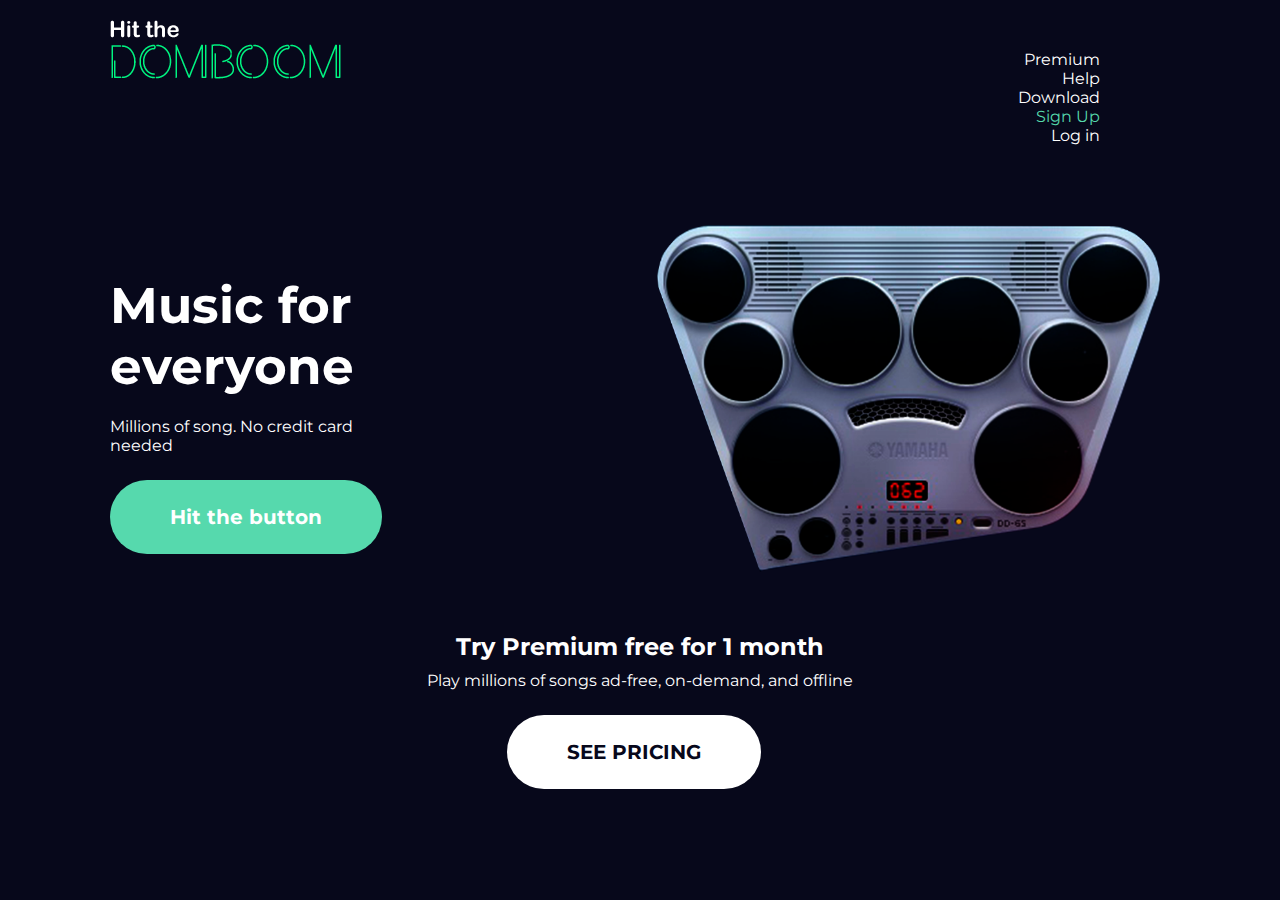
<file: DOMBOOM RESPONCIVE/index.html>
<!DOCTYPE html>
<html lang="en">
<head>
    <meta charset="UTF-8">
    <meta http-equiv="X-UA-Compatible" content="IE=edge">
    <meta name="viewport" content="width=device-width, initial-scale=1.0">
    <title>Document</title>
    <link href="https://fonts.googleapis.com/css2?family=Montserrat:wght@400;700&display=swap" rel="stylesheet">
    <link rel="stylesheet" href="style.css">
</head>
<body>
    <header class="header">
        <a href="#">
            <img src="./domboom-main/__MACOSX/logo.png" alt="Logo" class="logo">
        </a>
        <nav class="nave">
            <ul>
            <li><a class="nav" href="#">Premium</a></li>
            <li><a class="nav" href="#">Help</a></li>
            <li><a class="nav" href="#">Download</a></li>
            <li><a class="nav signup" href="#">Sign Up</a></li>
            <li></li><a class="nav" href="#">Log in</a></li>
            </ul>
        </nav>
    </header>
    <section class="seccion1">
        <div class="caja1">
            <h1 class="titulo">Music for<br>everyone</h1>
            <p class="tagline">Millions of song. No credit card needed</p>
            <a href="#" class="boton">Hit the button</a>
        </div>
        <div class="yamaha">
          <img src="./domboom-main/__MACOSX/drumkit.png" alt="img1" class="yamaha">
        </div>
    </section>
    <section class="seccion2">
        <div class="caja3">
            <h2 class="trypremium">Try Premium free for 1 month</h2>
            <p class="play">Play millions of songs ad-free, on-demand, and offline</p>
            <a href="#" class="boton2">SEE PRICING</a>
        </div>
    </section>

    </section>
    </body>
</html>
</file>
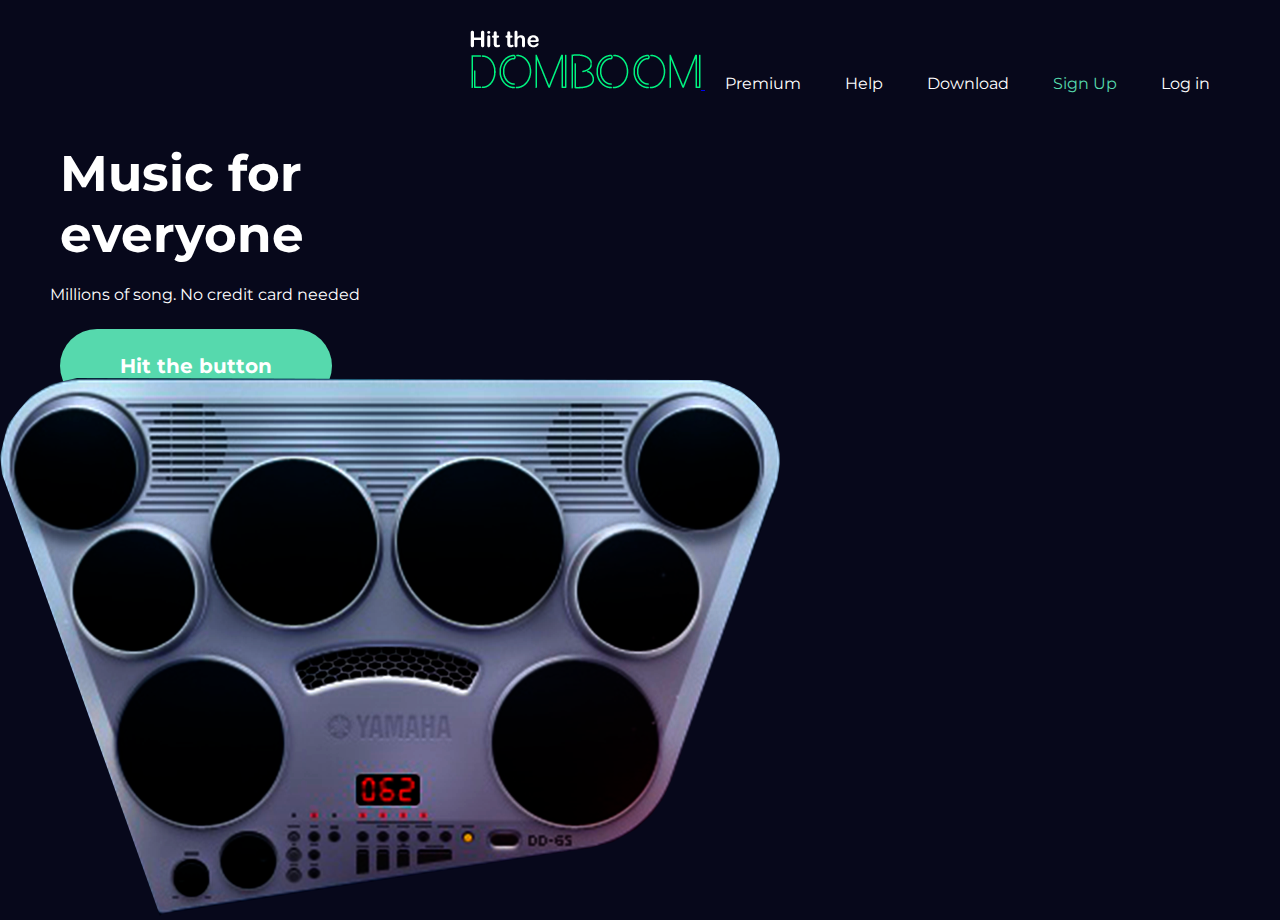
<file: DOMBOOM/index.html>
<!DOCTYPE html>
<html lang="en">
<head>
    <meta charset="UTF-8">
    <meta http-equiv="X-UA-Compatible" content="IE=edge">
    <meta name="viewport" content="width=device-width, initial-scale=1.0">
    <title>Document</title>
    <link href="https://fonts.googleapis.com/css2?family=Montserrat:wght@400;700&display=swap" rel="stylesheet">
    <link rel="stylesheet" href="style.css">
</head>
<body>
    <header>
        <nav>
            <a href="#">
                <img src="./domboom-main/__MACOSX/logo.png" alt="Logo" class="logo">
            </a>
            <a class="nav" href="#">Premium</a>
            <a class="nav" href="#">Help</a>
            <a class="nav" href="#">Download</a>
            <a class="nav signup" href="#">Sign Up</a>
            <a class="nav" href="#">Log in</a>
        </nav>
    </header>
    <section class="seccion1">
        <div class="caja1">
            <h1 class="titulo">Music for<br>everyone</h1>
            <p class="tagline">Millions of song. No credit card needed</p>
            <a href="#" class="boton">Hit the button</a>
        </div>
        <div class="yamaha">
          <img src="./domboom-main/__MACOSX/drumkit.png" alt="img1" class="yamaha">
        </div>
        
    </section>
    </body>
</html>
</file>
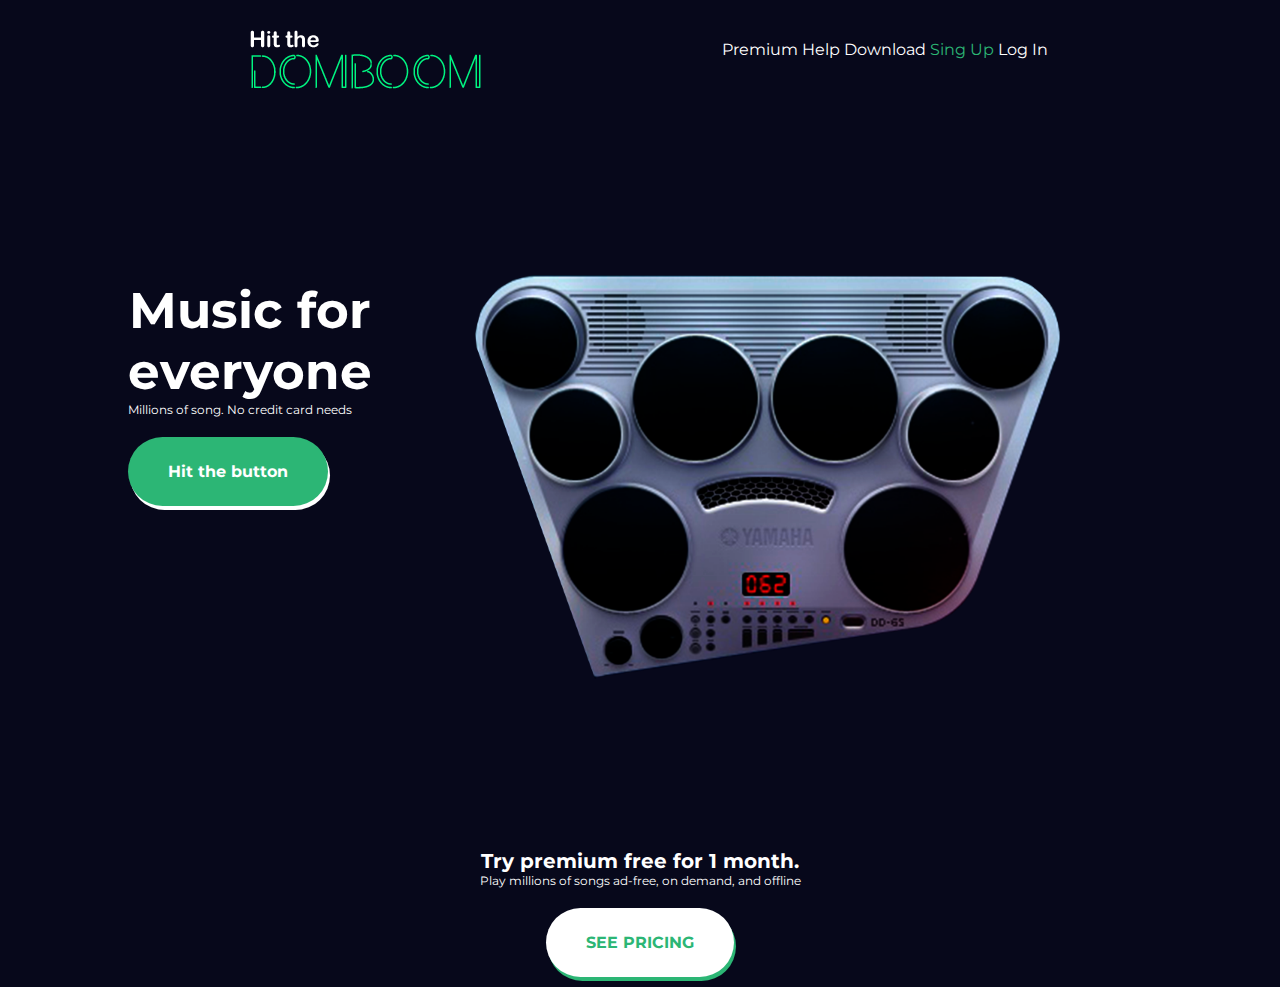
<file: HTDBOOM/index.html>
<!DOCTYPE html>
<html lang="en">
<head>
    <meta charset="UTF-8">
    <meta http-equiv="X-UA-Compatible" content="IE=edge">
    <meta name="viewport" content="width=device-width, initial-scale=1.0">
    <title>Document</title>
    <link rel="stylesheet" href="style.css">
    <link href="https://fonts.googleapis.com/css2?family=Montserrat:wght@400;700&display=swap" rel="stylesheet">
    <link rel="stylesheet" href="style.css">
</head>
<body>
    <header>
        <div class="container">
            <img src="./__MACOSX/logo.png" alt="logo" class="logo">
            <nav class="nave">
                <a href="#" class="nav">Premium</a>
                <a href="#" class="nav">Help</a>
                <a href="#" class="nav">Download</a>
                <a href="#" class="nav signup">Sing Up</a>
                <a href="#" class="nav">Log In</a>
            </nav>
        </div>
    </header>
    <section class="seccion1">
        <div class="container uno">
            <div class="minicontainer">
                <h1 class="titulo">Music for<br>everyone</h1>
                <p class="tagline">Millions of song. No credit card needs</p>
                <a href="#" class="btn">Hit the button</a>
            </div>
            <div>
                <img src="./__MACOSX/drumkit.png" alt="img1" class="yamaha">
            </div>
        </div>
    </section>
    <section class="seccion2">
        <div class="container dos">
            <h2 class="subtitulo">Try premium free for 1 month.</h2>
            <p class="tagline2">Play millions of songs ad-free, on demand, and offline</p>
            <a href="#" class="btn2">SEE PRICING</a>
        </div>
    </section>
</body>
</html>
</file>
<file: DOMBOOM RESPONCIVE/style.css>
*{
    margin: 0px;
    padding: 0px;
    box-sizing: border-box;
}

.header{
    margin: 20px 110px;
    display: flex;
    justify-content: space-between;

}

.titulo {
    font-family: 'Montserrat', sans-serif;
    font-weight: 700;
    font-size: 50px;
    margin: 50px 0px 0px 110px;
    color: white;
}
.tagline {
    font-family: 'Montserrat', sans-serif;
    margin: 20px 60px 50px 110px;
    color: white;
    
}

.boton{
    display: inline;
    background-color: rgb(86, 217, 173);
    color: white;
    padding: 25px 60px;
    margin: 80px 20px 0px 110px ;
    text-decoration: none;
    border-radius: 50px;
    font-size: 20px;
    font-family: 'Montserrat', sans-serif;
    font-weight: 700;
}
.nav{
    font-family: 'Montserrat', sans-serif;
    font-weight: 400;
    text-decoration: none;
    text-align: right;
    color: white;
    margin: 20px;
    }

.nav.signup{
    color: rgb(86, 217, 173);
}
nav{
    padding: 30px 50px 0px;
    text-align: right;
}

nav a:hover{
    color: rgb(86, 217, 173);
}

.seccion1{
    display: flex;
    justify-content: center;
    margin: 80px 0px 0px 0px;
}

.yamaha{
    justify-content: flex-end;
    display: flex;
    align-items: flex-start;
    width: 65%;   
    margin: 0px 60px 0px 0px; 
}
    

body {background: #07081B;}

.seccion2{
    display: flex;
    justify-content: center;
    margin: 50px;
}

.boton2{
    display: inline;
    background-color: white;
    color: #07081B;
    padding: 25px 60px;
    margin: 20px 20px 0px 80px ;
    text-decoration: none;
    border-radius: 50px;
    font-size: 20px;
    font-family: 'Montserrat', sans-serif;
    font-weight: 700;    
}

.trypremium{
    color: white;
    font-family: 'Montserrat', sans-serif;
    margin: 10px 0px 10px 0px;
    text-align: center;
}

.play{
    color: white;
    font-family: 'Montserrat', sans-serif;
    margin: 10px 0px 50px 0px;
    text-align: center;
}

@media screen (max-width: 800px) {
    header nav{
        width: 80%;
        height: 100%;
        margin: 0;
        position: fi;
    }
    
}

header nav ul li{
    display: block;
    float: none;
    border-bottom: 1px solid rgb(red, green, blue);
}
</file>
<file: DOMBOOM/style.css>
*{
    margin: 0px;
    padding: 0px;
    box-sizing: border-box;
}

.titulo {
    font-family: 'Montserrat', sans-serif;
    font-weight: 700;
    font-size: 50px;
    margin: 50px 0px 0px 60px;
    color: white;
}
.tagline {
    font-family: 'Montserrat', sans-serif;
    margin: 20px 60px 50px 50px;
    color: white;
}

.boton{
    display: inline;
    background-color: rgb(86, 217, 173);
    color: white;
    padding: 25px 60px;
    margin: 20px 60px ;
    text-decoration: none;
    border-radius: 50px;
    font-size: 20px;
    font-family: 'Montserrat', sans-serif;
    font-weight: 700;
}
.nav{
    font-family: 'Montserrat', sans-serif;
    font-weight: 400;
    text-decoration: none;
    text-align: right;
    color: white;
    margin: 20px;
    }

.nav.signup{
    color: rgb(86, 217, 173);
}
nav{
    padding: 30px 50px 0px;
    text-align: right;
}

nav a:hover{
    color: rgb(86, 217, 173);
}


.caja1{
    display: inline;
    flex-direction: column;
}

.yamaha{

}
    

body {background: #07081B;}
</file>
<file: HTDBOOM/style.css>
*{
    box-sizing: border-box;
    font-family: 'Montserrat', sans-serif;
    margin: 0;
    padding: 0;
    color: white;
    background-color: #07081B;
}

h1{ font-size: 50px;}

.titulo{
    margin: 0px 0px 0px 0px
    }

.tagline{
    padding: 0px 0px 20px 0px;
    font-size: 12px;
}

.btn{
    padding: 25px 40px;
    /* border: 1px solid; */
    border-radius: 50px;
    font-weight: 700;
    background-color: rgb(44, 182, 117);
    text-decoration: none;
    box-shadow: 2px 4px rgb(255, 255, 255);
    /* max-width: 300px; */
}

.btn:hover{
    background-color: rgb(13, 138, 80);
}

.yamaha{
    padding: 30px;
}

.logo{
    margin: o;
    padding: 20px;
}

.nav{
    text-decoration: none;
    padding: 2px;
}

.nave{
    margin: 0px 0px 20px 0px;
}

.container{
    max-width: 1400px;
    margin: auto;
    padding: 10px;
    
}

header .container{
    display: flex;
    flex-direction: column;
    align-items: center;
}

header nav{
    display: flex;
    flex-direction: column;
    text-align: center;
}

.nav:hover{
    color: rgb(44, 182, 117);
}

.nav.signup{
    color: rgb(44, 182, 117);
}

.seccion1{
    display: flex;
    flex-direction: column;
    align-items: center;
    text-align: center;
    justify-content: center;
    height: 80vh;
}

.yamaha{
    width: 85%;
    padding: 60px 0px 0px 0px;
}

.minicontainer{
    display: flex;
    flex-direction: column;
    margin: 5px;
    align-items: center;
}

.container.dos{
    display: flex;
    flex-direction: column;
    align-items: center;
    text-align: center;
}

.btn2{
    color: rgb(44, 182, 117);
    padding: 25px 40px;
    /* border: 1px solid; */
    border-radius: 50px;
    font-weight: 700;
    background-color: rgb(255, 255, 255);
    text-decoration: none;
    box-shadow: 2px 4px rgb(44, 182, 117);
    /* max-width: 300px; */
}
.subtitulo{
    font-size: 20px;
}

.tagline2{
    padding: 0px 0px 20px 0px;
    font-size: 12px;
}

@media (min-width: 720px){
    header .container{
        flex-direction: row;
        justify-content: space-evenly;
    }

    header nav{
        flex-direction: row;
        ;
        
    }

    .container.uno{
        display: flex;
        justify-content: center;
    }

    .minicontainer{
        display: flex;
        flex-direction: column;
        align-items: flex-start;
    }

    .yamaha{
        margin: -60px 0px 0px 0px;
        width: 75%;
    }

}
</file>
